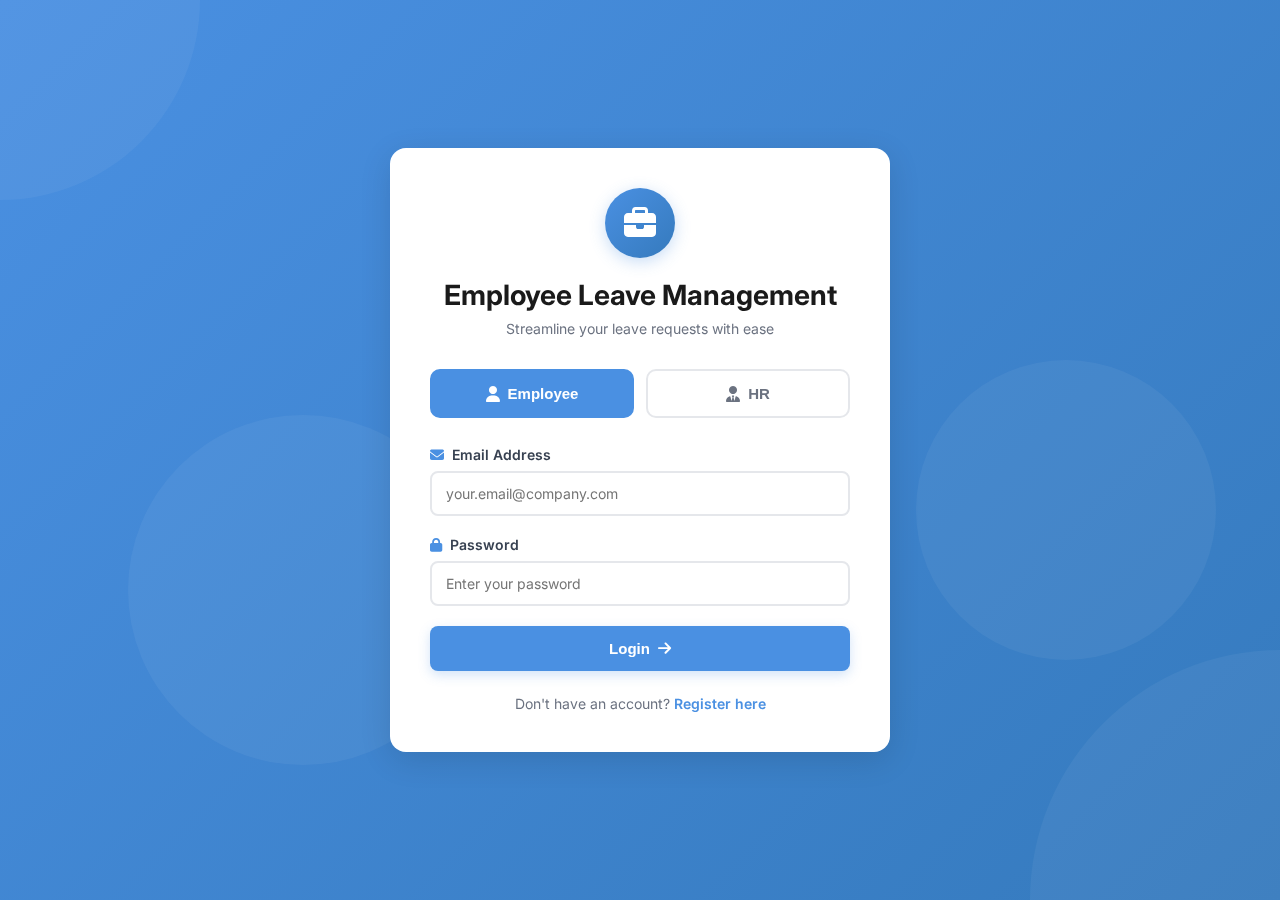
<file: Employee Leave Managment Syetem/index.html>
<!DOCTYPE html>
<html lang="en">
<head>
    <meta charset="UTF-8">
    <meta name="viewport" content="width=device-width, initial-scale=1.0">
    <title>Employee Leave Management System</title>
    <link rel="stylesheet" href="style.css">
    <link rel="stylesheet" href="https://cdnjs.cloudflare.com/ajax/libs/font-awesome/6.4.0/css/all.min.css">
</head>
<body>
    <!-- Animated Background -->
    <div class="animated-bg">
        <div class="circle circle-1"></div>
        <div class="circle circle-2"></div>
        <div class="circle circle-3"></div>
        <div class="circle circle-4"></div>
    </div>

    <!-- Login Page -->
    <div id="loginPage" class="container">
        <div class="header">
            <div class="logo-container">
                <i class="fas fa-briefcase"></i>
            </div>
            <h1>Employee Leave Management</h1>
            <p>Streamline your leave requests with ease</p>
        </div>

        <div class="tabs">
            <button class="tab-btn active" onclick="switchLoginTab('employee')">
                <i class="fas fa-user"></i> Employee
            </button>
            <button class="tab-btn" onclick="switchLoginTab('hr')">
                <i class="fas fa-user-tie"></i> HR
            </button>
        </div>

        <div id="employeeLoginForm" class="form-content active">
            <form onsubmit="loginEmployee(event)">
                <div class="form-group">
                    <label><i class="fas fa-envelope"></i> Email Address</label>
                    <input type="email" placeholder="your.email@company.com" required>
                </div>
                <div class="form-group">
                    <label><i class="fas fa-lock"></i> Password</label>
                    <input type="password" placeholder="Enter your password" required>
                </div>
                <button type="submit" class="btn-primary">
                    <span>Login</span>
                    <i class="fas fa-arrow-right"></i>
                </button>
            </form>
        </div>

        <div id="hrLoginForm" class="form-content">
            <form onsubmit="loginHR(event)">
                <div class="form-group">
                    <label><i class="fas fa-envelope"></i> Email Address</label>
                    <input type="email" placeholder="hr.admin@company.com" required>
                </div>
                <div class="form-group">
                    <label><i class="fas fa-lock"></i> Password</label>
                    <input type="password" placeholder="Enter your password" required>
                </div>
                <button type="submit" class="btn-primary">
                    <span>Login</span>
                    <i class="fas fa-arrow-right"></i>
                </button>
            </form>
        </div>

        <div class="link-text">
            Don't have an account? <a href="#" onclick="showPage('register')">Register here</a>
        </div>
    </div>

    <!-- Registration Page -->
    <div id="registerPage" class="container hidden">
        <div class="header">
            <div class="logo-container">
                <i class="fas fa-user-plus"></i>
            </div>
            <h1>Create Your Account</h1>
            <p>Join our leave management system today</p>
        </div>

        <div class="tabs">
            <button class="tab-btn active" onclick="switchRegisterTab('employee')">
                <i class="fas fa-user"></i> Employee
            </button>
            <button class="tab-btn" onclick="switchRegisterTab('hr')">
                <i class="fas fa-user-tie"></i> HR
            </button>
        </div>

        <div id="employeeRegisterForm" class="form-content active">
            <form onsubmit="registerEmployee(event)">
                <div class="form-group">
                    <label><i class="fas fa-user"></i> Full Name</label>
                    <input type="text" placeholder="John Doe" required>
                </div>
                <div class="form-group">
                    <label><i class="fas fa-envelope"></i> Email Address</label>
                    <input type="email" placeholder="your.email@company.com" required>
                </div>
                <div class="form-group">
                    <label><i class="fas fa-building"></i> Department</label>
                    <select required>
                        <option value="">Select Department</option>
                        <option value="IT">Information Technology</option>
                        <option value="HR">Human Resources</option>
                        <option value="Finance">Finance</option>
                        <option value="Sales">Sales</option>
                        <option value="Marketing">Marketing</option>
                        <option value="Operations">Operations</option>
                    </select>
                </div>
                <div class="form-group">
                    <label><i class="fas fa-lock"></i> Password</label>
                    <input type="password" placeholder="Create a strong password" required>
                </div>
                <div class="form-group">
                    <label><i class="fas fa-lock"></i> Confirm Password</label>
                    <input type="password" placeholder="Confirm your password" required>
                </div>
                <button type="submit" class="btn-primary">
                    <span>Create Account</span>
                    <i class="fas fa-arrow-right"></i>
                </button>
            </form>
        </div>

        <div id="hrRegisterForm" class="form-content">
            <form onsubmit="registerHR(event)">
                <div class="form-group">
                    <label><i class="fas fa-user"></i> Full Name</label>
                    <input type="text" placeholder="Jane Smith" required>
                </div>
                <div class="form-group">
                    <label><i class="fas fa-envelope"></i> Email Address</label>
                    <input type="email" placeholder="hr.admin@company.com" required>
                </div>
                <div class="form-group">
                    <label><i class="fas fa-building"></i> Department (Optional)</label>
                    <select>
                        <option value="">Select Department</option>
                        <option value="IT">Information Technology</option>
                        <option value="HR">Human Resources</option>
                        <option value="Finance">Finance</option>
                        <option value="Sales">Sales</option>
                        <option value="Marketing">Marketing</option>
                        <option value="Operations">Operations</option>
                    </select>
                </div>
                <div class="form-group">
                    <label><i class="fas fa-lock"></i> Password</label>
                    <input type="password" placeholder="Create a strong password" required>
                </div>
                <div class="form-group">
                    <label><i class="fas fa-lock"></i> Confirm Password</label>
                    <input type="password" placeholder="Confirm your password" required>
                </div>
                <button type="submit" class="btn-primary">
                    <span>Create Account</span>
                    <i class="fas fa-arrow-right"></i>
                </button>
            </form>
        </div>

        <div class="link-text">
            Already have an account? <a href="#" onclick="showPage('login')">Login here</a>
        </div>
    </div>

    <!-- Employee Dashboard -->
    <div id="dashboardPage" class="dashboard-container hidden">
        <nav class="navbar">
            <div class="navbar-brand">
                <i class="fas fa-briefcase"></i>
                <span>Leave Management</span>
            </div>
            <div class="navbar-menu">
                <div class="nav-item active" onclick="showDashboardSection('profile')">
                    <i class="fas fa-user-circle"></i>
                    <span>Profile</span>
                </div>
                <div class="nav-item" onclick="showDashboardSection('apply')">
                    <i class="fas fa-paper-plane"></i>
                    <span>Apply Leave</span>
                </div>
                <div class="nav-item" onclick="showDashboardSection('status')">
                    <i class="fas fa-clock"></i>
                    <span>Status</span>
                </div>
                <div class="nav-item" onclick="showDashboardSection('history')">
                    <i class="fas fa-history"></i>
                    <span>History</span>
                </div>
                <div class="nav-item logout-btn" onclick="logout()">
                    <i class="fas fa-sign-out-alt"></i>
                    <span>Logout</span>
                </div>
            </div>
        </nav>

        <div class="dashboard-content">
            <!-- Profile Section -->
            <div id="profileSection" class="page-section active">
                <div class="section-header">
                    <h2><i class="fas fa-user-circle"></i> My Profile</h2>
                    <p>Manage your personal information</p>
                </div>
                <div class="card profile-card">
                    <div class="profile-avatar">
                        <i class="fas fa-user"></i>
                    </div>
                    <div class="profile-info">
                        <div class="info-row">
                            <div class="info-icon"><i class="fas fa-user"></i></div>
                            <div class="info-content">
                                <span class="info-label">Full Name</span>
                                <span class="info-value">John Doe</span>
                            </div>
                        </div>
                        <div class="info-row">
                            <div class="info-icon"><i class="fas fa-envelope"></i></div>
                            <div class="info-content">
                                <span class="info-label">Email Address</span>
                                <span class="info-value">john.doe@company.com</span>
                            </div>
                        </div>
                        <div class="info-row">
                            <div class="info-icon"><i class="fas fa-building"></i></div>
                            <div class="info-content">
                                <span class="info-label">Department</span>
                                <span class="info-value">Information Technology</span>
                            </div>
                        </div>
                        <div class="info-row">
                            <div class="info-icon"><i class="fas fa-id-badge"></i></div>
                            <div class="info-content">
                                <span class="info-label">Employee ID</span>
                                <span class="info-value">EMP001</span>
                            </div>
                        </div>
                    </div>
                    <button class="btn-edit">
                        <i class="fas fa-edit"></i>
                        <span>Edit Profile</span>
                    </button>
                </div>
            </div>

            <!-- Apply for Leave Section -->
            <div id="applySection" class="page-section">
                <div class="section-header">
                    <h2><i class="fas fa-paper-plane"></i> Apply for Leave</h2>
                    <p>Submit your leave request</p>
                </div>
                <div class="card">
                    <form onsubmit="submitLeave(event)">
                        <div class="form-row">
                            <div class="form-group">
                                <label><i class="fas fa-heading"></i> Leave Title</label>
                                <input type="text" placeholder="e.g., Sick Leave, Vacation" required>
                            </div>
                        </div>
                        <div class="form-row">
                            <div class="form-group">
                                <label><i class="fas fa-calendar-day"></i> Start Date</label>
                                <input type="date" required>
                            </div>
                            <div class="form-group">
                                <label><i class="fas fa-calendar-check"></i> End Date</label>
                                <input type="date" required>
                            </div>
                        </div>
                        <div class="form-group">
                            <label><i class="fas fa-comment-dots"></i> Description</label>
                            <textarea placeholder="Please provide details about your leave request..." required></textarea>
                        </div>
                        <button type="submit" class="btn-primary">
                            <span>Submit Request</span>
                            <i class="fas fa-paper-plane"></i>
                        </button>
                    </form>
                </div>
            </div>

            <!-- Leave Status Section -->
            <div id="statusSection" class="page-section">
                <div class="section-header">
                    <h2><i class="fas fa-clock"></i> Leave Status</h2>
                    <p>Track your leave requests</p>
                </div>
                <div class="leave-cards">
                    <div class="leave-card approved">
                        <div class="leave-card-header">
                            <div class="leave-icon"><i class="fas fa-umbrella-beach"></i></div>
                            <span class="status-badge approved">
                                <i class="fas fa-check-circle"></i> Approved
                            </span>
                        </div>
                        <div class="leave-title">Annual Vacation</div>
                        <div class="leave-dates">
                            <i class="fas fa-calendar-alt"></i>
                            June 15, 2025 - June 20, 2025
                        </div>
                        <div class="leave-footer">
                            <span class="leave-days"><i class="fas fa-clock"></i> 6 days</span>
                        </div>
                    </div>
                    <div class="leave-card pending">
                        <div class="leave-card-header">
                            <div class="leave-icon"><i class="fas fa-hospital"></i></div>
                            <span class="status-badge pending">
                                <i class="fas fa-hourglass-half"></i> Pending
                            </span>
                        </div>
                        <div class="leave-title">Medical Leave</div>
                        <div class="leave-dates">
                            <i class="fas fa-calendar-alt"></i>
                            September 10, 2025 - September 12, 2025
                        </div>
                        <div class="leave-footer">
                            <span class="leave-days"><i class="fas fa-clock"></i> 3 days</span>
                        </div>
                    </div>
                    <div class="leave-card rejected">
                        <div class="leave-card-header">
                            <div class="leave-icon"><i class="fas fa-user"></i></div>
                            <span class="status-badge rejected">
                                <i class="fas fa-times-circle"></i> Rejected
                            </span>
                        </div>
                        <div class="leave-title">Personal Leave</div>
                        <div class="leave-dates">
                            <i class="fas fa-calendar-alt"></i>
                            August 5, 2025 - August 7, 2025
                        </div>
                        <div class="leave-footer">
                            <span class="leave-days"><i class="fas fa-clock"></i> 3 days</span>
                        </div>
                    </div>
                </div>
            </div>

            <!-- Leave History Section -->
            <div id="historySection" class="page-section">
                <div class="section-header">
                    <h2><i class="fas fa-history"></i> Leave History</h2>
                    <p>View all your past leave applications</p>
                </div>
                <div class="card">
                    <div class="table-container">
                        <table>
                            <thead>
                                <tr>
                                    <th><i class="fas fa-heading"></i> Leave Title</th>
                                    <th><i class="fas fa-calendar-day"></i> Start Date</th>
                                    <th><i class="fas fa-calendar-check"></i> End Date</th>
                                    <th><i class="fas fa-clock"></i> Days</th>
                                    <th><i class="fas fa-info-circle"></i> Status</th>
                                </tr>
                            </thead>
                            <tbody>
                                <tr>
                                    <td><strong>Annual Vacation</strong></td>
                                    <td>June 15, 2025</td>
                                    <td>June 20, 2025</td>
                                    <td>6 days</td>
                                    <td><span class="status-badge approved"><i class="fas fa-check-circle"></i> Approved</span></td>
                                </tr>
                                <tr>
                                    <td><strong>Sick Leave</strong></td>
                                    <td>May 3, 2025</td>
                                    <td>May 4, 2025</td>
                                    <td>2 days</td>
                                    <td><span class="status-badge approved"><i class="fas fa-check-circle"></i> Approved</span></td>
                                </tr>
                                <tr>
                                    <td><strong>Personal Leave</strong></td>
                                    <td>August 5, 2025</td>
                                    <td>August 7, 2025</td>
                                    <td>3 days</td>
                                    <td><span class="status-badge rejected"><i class="fas fa-times-circle"></i> Rejected</span></td>
                                </tr>
                                <tr>
                                    <td><strong>Medical Leave</strong></td>
                                    <td>September 10, 2025</td>
                                    <td>September 12, 2025</td>
                                    <td>3 days</td>
                                    <td><span class="status-badge pending"><i class="fas fa-hourglass-half"></i> Pending</span></td>
                                </tr>
                                <tr>
                                    <td><strong>Family Emergency</strong></td>
                                    <td>March 20, 2025</td>
                                    <td>March 22, 2025</td>
                                    <td>3 days</td>
                                    <td><span class="status-badge approved"><i class="fas fa-check-circle"></i> Approved</span></td>
                                </tr>
                            </tbody>
                        </table>
                    </div>
                </div>
            </div>
        </div>
    </div>

    <script src="script.js"></script>
</body>
</html>
</file>
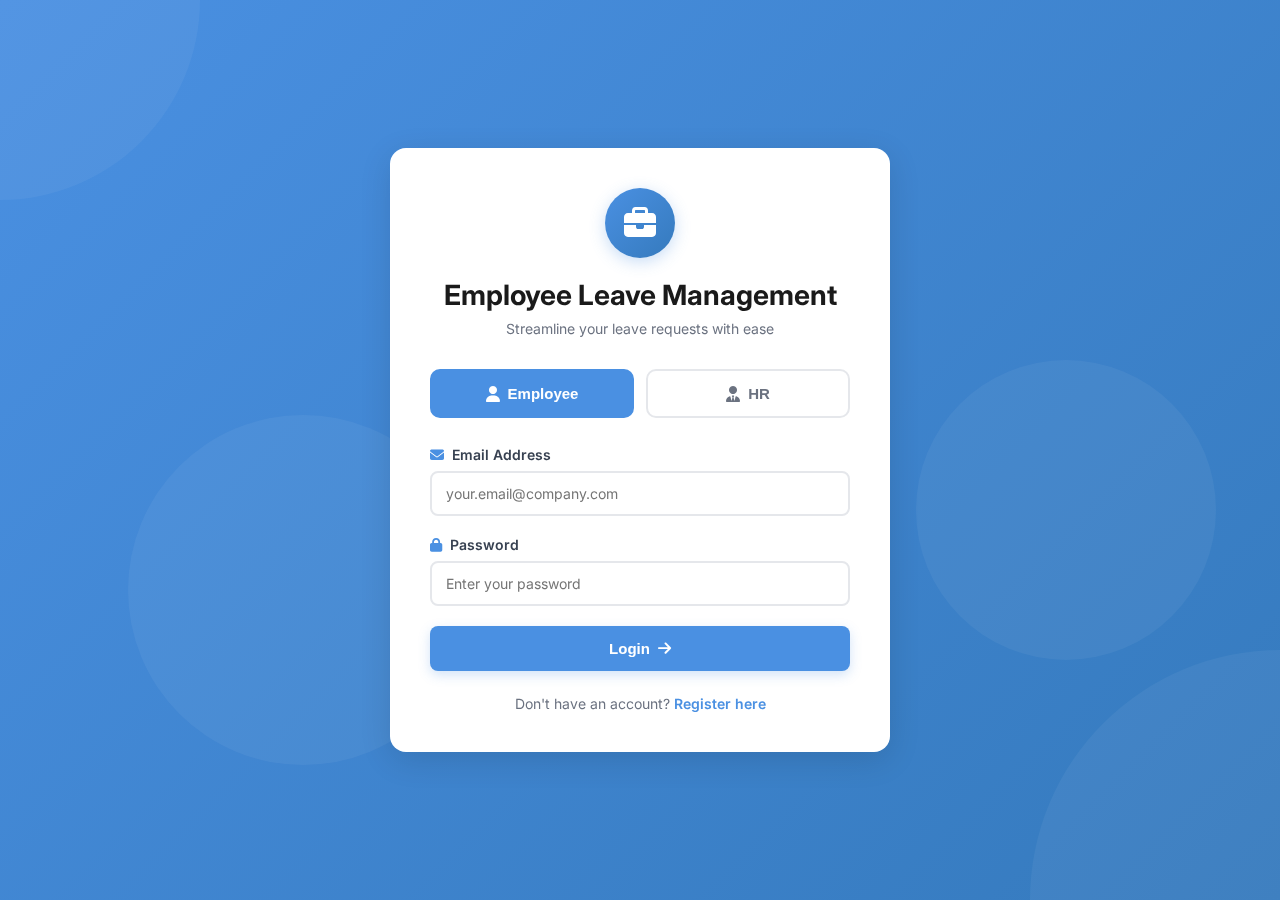
<file: LMS/app/templates/index.html>
<!DOCTYPE html>
<html lang="en">
<head>
    <meta charset="UTF-8">
    <meta name="viewport" content="width=device-width, initial-scale=1.0">
    <title>Employee Leave Management System</title>
    <link rel="stylesheet" href="style.css">
    <link rel="stylesheet" href="https://cdnjs.cloudflare.com/ajax/libs/font-awesome/6.4.0/css/all.min.css">
</head>
<body>
    <div class="animated-bg">
        <div class="circle circle-1"></div>
        <div class="circle circle-2"></div>
        <div class="circle circle-3"></div>
        <div class="circle circle-4"></div>
    </div>

    <div id="loginPage" class="container">
        <div class="header">
            <div class="logo-container">
                <i class="fas fa-briefcase"></i>
            </div>
            <h1>Employee Leave Management</h1>
            <p>Streamline your leave requests with ease</p>
        </div>

        <div class="tabs">
            <button class="tab-btn active" onclick="switchLoginTab('employee')">
                <i class="fas fa-user"></i> Employee
            </button>
            <button class="tab-btn" onclick="switchLoginTab('hr')">
                <i class="fas fa-user-tie"></i> HR
            </button>
        </div>

        <div id="employeeLoginForm" class="form-content active">
            <form onsubmit="loginEmployee(event)">
                <div class="form-group">
                    <label><i class="fas fa-envelope"></i> Email Address</label>
                    <input type="email" placeholder="your.email@company.com" required>
                </div>
                <div class="form-group">
                    <label><i class="fas fa-lock"></i> Password</label>
                    <input type="password" placeholder="Enter your password" required>
                </div>
                <button type="submit" class="btn-primary">
                    <span>Login</span>
                    <i class="fas fa-arrow-right"></i>
                </button>
            </form>
        </div>

        <div id="hrLoginForm" class="form-content">
            <form onsubmit="loginHR(event)">
                <div class="form-group">
                    <label><i class="fas fa-envelope"></i> Email Address</label>
                    <input type="email" placeholder="hr.admin@company.com" required>
                </div>
                <div class="form-group">
                    <label><i class="fas fa-lock"></i> Password</label>
                    <input type="password" placeholder="Enter your password" required>
                </div>
                <button type="submit" class="btn-primary">
                    <span>Login</span>
                    <i class="fas fa-arrow-right"></i>
                </button>
            </form>
        </div>

        <div class="link-text">
            Don't have an account? <a href="#" onclick="showPage('register')">Register here</a>
        </div>
    </div>

    <div id="registerPage" class="container hidden">
        <div class="header">
            <div class="logo-container">
                <i class="fas fa-user-plus"></i>
            </div>
            <h1>Create Your Account</h1>
            <p>Join our leave management system today</p>
        </div>

        <div class="tabs">
            <button class="tab-btn active" onclick="switchRegisterTab('employee')">
                <i class="fas fa-user"></i> Employee
            </button>
            <button class="tab-btn" onclick="switchRegisterTab('hr')">
                <i class="fas fa-user-tie"></i> HR
            </button>
        </div>

        <div id="employeeRegisterForm" class="form-content active">
            <form onsubmit="registerEmployee(event)">
                <div class="form-group">
                    <label><i class="fas fa-user"></i> Full Name</label>
                    <input type="text" placeholder="John Doe" required>
                </div>
                <div class="form-group">
                    <label><i class="fas fa-envelope"></i> Email Address</label>
                    <input type="email" placeholder="your.email@company.com" required>
                </div>
                <div class="form-group">
                    <label><i class="fas fa-building"></i> Department</label>
                    <select required>
                        <option value="">Select Department</option>
                        <option value="IT">Information Technology</option>
                        <option value="HR">Human Resources</option>
                        <option value="Finance">Finance</option>
                        <option value="Sales">Sales</option>
                        <option value="Marketing">Marketing</option>
                        <option value="Operations">Operations</option>
                    </select>
                </div>
                <div class="form-group">
                    <label><i class="fas fa-lock"></i> Password</label>
                    <input type="password" placeholder="Create a strong password" required>
                </div>
                <div class="form-group">
                    <label><i class="fas fa-lock"></i> Confirm Password</label>
                    <input type="password" placeholder="Confirm your password" required>
                </div>
                <button type="submit" class="btn-primary">
                    <span>Create Account</span>
                    <i class="fas fa-arrow-right"></i>
                </button>
            </form>
        </div>

        <div id="hrRegisterForm" class="form-content">
            <form onsubmit="registerHR(event)">
                <div class="form-group">
                    <label><i class="fas fa-user"></i> Full Name</label>
                    <input type="text" placeholder="Jane Smith" required>
                </div>
                <div class="form-group">
                    <label><i class="fas fa-envelope"></i> Email Address</label>
                    <input type="email" placeholder="hr.admin@company.com" required>
                </div>
                <div class="form-group">
                    <label><i class="fas fa-building"></i> Department (Optional)</label>
                    <select>
                        <option value="">Select Department</option>
                        <option value="IT">Information Technology</option>
                        <option value="HR">Human Resources</option>
                        <option value="Finance">Finance</option>
                        <option value="Sales">Sales</option>
                        <option value="Marketing">Marketing</option>
                        <option value="Operations">Operations</option>
                    </select>
                </div>
                <div class="form-group">
                    <label><i class="fas fa-lock"></i> Password</label>
                    <input type="password" placeholder="Create a strong password" required>
                </div>
                <div class="form-group">
                    <label><i class="fas fa-lock"></i> Confirm Password</label>
                    <input type="password" placeholder="Confirm your password" required>
                </div>
                <button type="submit" class="btn-primary">
                    <span>Create Account</span>
                    <i class="fas fa-arrow-right"></i>
                </button>
            </form>
        </div>

        <div class="link-text">
            Already have an account? <a href="#" onclick="showPage('login')">Login here</a>
        </div>
    </div>

    <script>
        // Tab Switching Functions
        function switchLoginTab(type) {
            const tabs = document.querySelectorAll('#loginPage .tab-btn');
            const forms = document.querySelectorAll('#loginPage .form-content');
            
            tabs.forEach(tab => tab.classList.remove('active'));
            forms.forEach(form => form.classList.remove('active'));
            
            if (type === 'employee') {
                tabs[0].classList.add('active');
                document.getElementById('employeeLoginForm').classList.add('active');
            } else {
                tabs[1].classList.add('active');
                document.getElementById('hrLoginForm').classList.add('active');
            }
        }

        function switchRegisterTab(type) {
            const tabs = document.querySelectorAll('#registerPage .tab-btn');
            const forms = document.querySelectorAll('#registerPage .form-content');
            
            tabs.forEach(tab => tab.classList.remove('active'));
            forms.forEach(form => form.classList.remove('active'));
            
            if (type === 'employee') {
                tabs[0].classList.add('active');
                document.getElementById('employeeRegisterForm').classList.add('active');
            } else {
                tabs[1].classList.add('active');
                document.getElementById('hrRegisterForm').classList.add('active');
            }
        }

        // Page Navigation
        function showPage(page) {
            const loginPage = document.getElementById('loginPage');
            const registerPage = document.getElementById('registerPage');
            
            if (page === 'login') {
                loginPage.classList.remove('hidden');
                registerPage.classList.add('hidden');
            } else if (page === 'register') {
                loginPage.classList.add('hidden');
                registerPage.classList.remove('hidden');
            }
        }

        // Form Submissions
        function loginEmployee(event) {
            event.preventDefault();
            // TODO: Implement backend login logic.
            // On success, redirect to employee dashboard.
            alert('Employee login successful!');
            window.location.href = 'employee_dashboard.html';
        }

        function loginHR(event) {
            event.preventDefault();
            // TODO: Implement backend login logic.
            // On success, redirect to HR dashboard.
            alert('HR login successful!');
            window.location.href = 'hr_dashboard.html';
        }

        function registerEmployee(event) {
            event.preventDefault();
            // TODO: Implement backend registration logic.
            alert('Employee registration successful! Please login.');
            showPage('login');
        }

        function registerHR(event) {
            event.preventDefault();
            // TODO: Implement backend registration logic.
            alert('HR registration successful! Please login.');
            showPage('login');
        }
    </script>
</body>
</html>
</file>
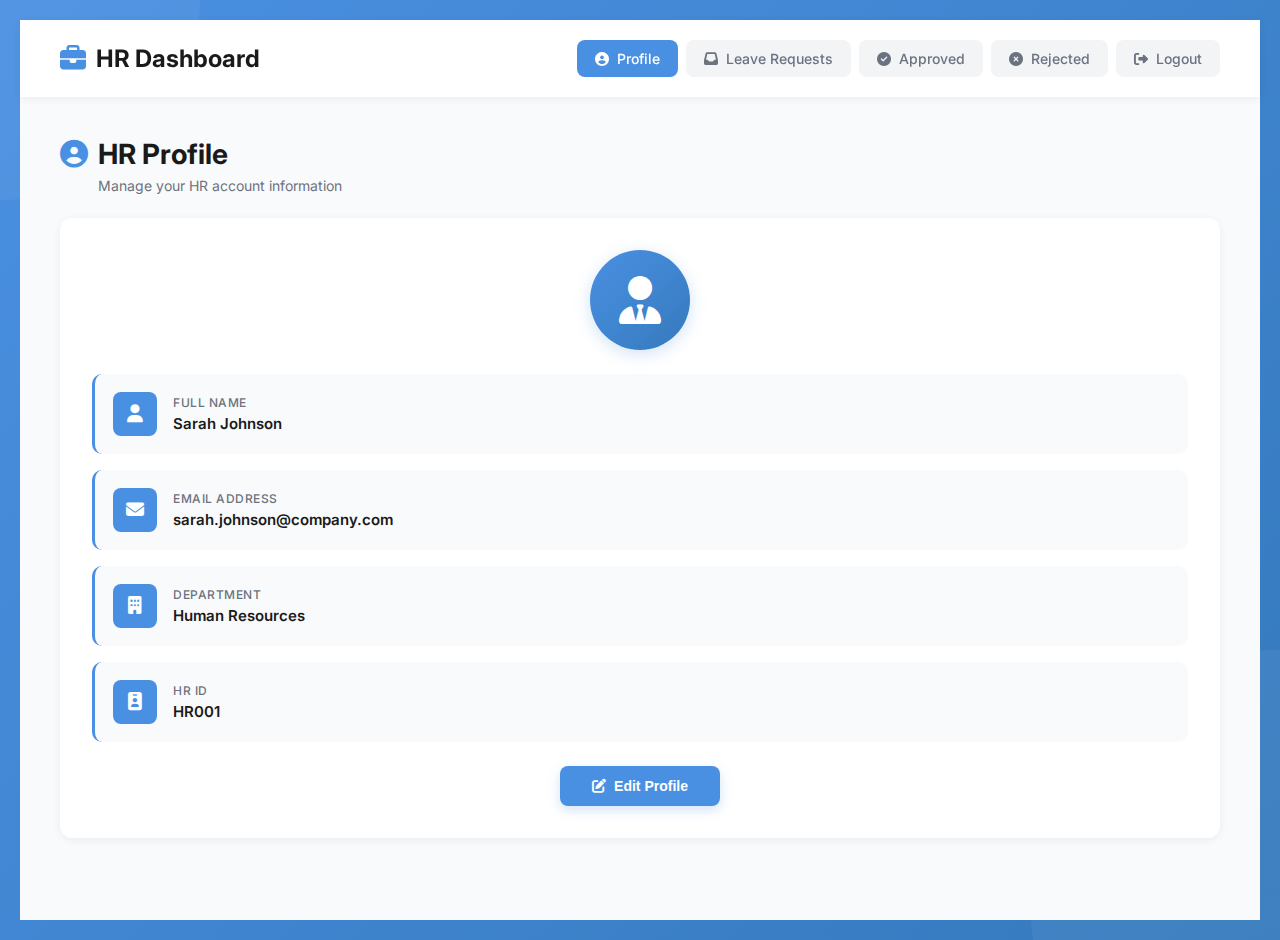
<file: Employee Leave Managment Syetem/hr_dashboard.html>
<!DOCTYPE html>
<html lang="en">
<head>
    <meta charset="UTF-8">
    <meta name="viewport" content="width=device-width, initial-scale=1.0">
    <title>HR Dashboard - Leave Management System</title>
    <link rel="stylesheet" href="style.css">
    <link rel="stylesheet" href="https://cdnjs.cloudflare.com/ajax/libs/font-awesome/6.4.0/css/all.min.css">
    <style>
        /* Additional styles specific to HR dashboard */
        .action-buttons {
            display: flex;
            gap: 8px;
            margin-top: 12px;
        }

        .btn-approve,
        .btn-reject {
            flex: 1;
            padding: 10px 16px;
            border: none;
            border-radius: 6px;
            font-size: 13px;
            font-weight: 600;
            cursor: pointer;
            transition: all 0.2s ease;
            display: flex;
            align-items: center;
            justify-content: center;
            gap: 6px;
        }

        .btn-approve {
            background: #10b981;
            color: white;
        }

        .btn-approve:hover {
            background: #059669;
            transform: translateY(-1px);
        }

        .btn-reject {
            background: #ef4444;
            color: white;
        }

        .btn-reject:hover {
            background: #dc2626;
            transform: translateY(-1px);
        }

        .btn-approve:disabled,
        .btn-reject:disabled {
            opacity: 0.5;
            cursor: not-allowed;
            transform: none;
        }

        .employee-info {
            display: flex;
            align-items: center;
            gap: 12px;
            margin-bottom: 12px;
        }

        .employee-avatar {
            width: 40px;
            height: 40px;
            background: linear-gradient(135deg, #4A90E2, #357ABD);
            border-radius: 50%;
            display: flex;
            align-items: center;
            justify-content: center;
            flex-shrink: 0;
        }

        .employee-avatar i {
            color: white;
            font-size: 18px;
        }

        .employee-details {
            flex: 1;
        }

        .employee-name {
            font-weight: 600;
            color: #1a1a1a;
            font-size: 15px;
        }

        .employee-dept {
            font-size: 12px;
            color: #6b7280;
        }

        .leave-description {
            background: #f9fafb;
            padding: 12px;
            border-radius: 8px;
            margin-top: 12px;
            border-left: 3px solid #e5e7eb;
        }

        .leave-description-label {
            font-size: 11px;
            color: #6b7280;
            font-weight: 600;
            text-transform: uppercase;
            letter-spacing: 0.5px;
            margin-bottom: 6px;
        }

        .leave-description-text {
            font-size: 13px;
            color: #374151;
            line-height: 1.5;
        }

        .stats-grid {
            display: grid;
            grid-template-columns: repeat(auto-fit, minmax(200px, 1fr));
            gap: 20px;
            margin-bottom: 32px;
        }

        .stat-card {
            background: white;
            padding: 24px;
            border-radius: 12px;
            box-shadow: 0 2px 8px rgba(0, 0, 0, 0.06);
            border-left: 4px solid;
            transition: all 0.2s ease;
        }

        .stat-card:hover {
            box-shadow: 0 4px 16px rgba(0, 0, 0, 0.1);
            transform: translateY(-2px);
        }

        .stat-card.pending {
            border-left-color: #f59e0b;
        }

        .stat-card.approved {
            border-left-color: #10b981;
        }

        .stat-card.rejected {
            border-left-color: #ef4444;
        }

        .stat-icon {
            width: 50px;
            height: 50px;
            border-radius: 10px;
            display: flex;
            align-items: center;
            justify-content: center;
            margin-bottom: 12px;
        }

        .stat-card.pending .stat-icon {
            background: #fef3c7;
            color: #f59e0b;
        }

        .stat-card.approved .stat-icon {
            background: #d1fae5;
            color: #10b981;
        }

        .stat-card.rejected .stat-icon {
            background: #fee2e2;
            color: #ef4444;
        }

        .stat-icon i {
            font-size: 24px;
        }

        .stat-value {
            font-size: 32px;
            font-weight: 700;
            color: #1a1a1a;
            margin-bottom: 4px;
        }

        .stat-label {
            font-size: 13px;
            color: #6b7280;
            font-weight: 500;
        }

        .filter-tabs {
            display: flex;
            gap: 8px;
            margin-bottom: 24px;
            flex-wrap: wrap;
        }

        .filter-btn {
            padding: 10px 18px;
            background: #f3f4f6;
            border: none;
            border-radius: 8px;
            color: #6b7280;
            font-weight: 600;
            font-size: 14px;
            cursor: pointer;
            transition: all 0.2s ease;
            display: flex;
            align-items: center;
            gap: 8px;
        }

        .filter-btn:hover {
            background: #e5e7eb;
            color: #1a1a1a;
        }

        .filter-btn.active {
            background: #4A90E2;
            color: white;
        }

        .no-requests {
            text-align: center;
            padding: 60px 20px;
            color: #6b7280;
        }

        .no-requests i {
            font-size: 64px;
            color: #e5e7eb;
            margin-bottom: 16px;
        }

        .no-requests p {
            font-size: 16px;
            font-weight: 500;
        }
    </style>
</head>
<body>
    <!-- Animated Background -->
    <div class="animated-bg">
        <div class="circle circle-1"></div>
        <div class="circle circle-2"></div>
        <div class="circle circle-3"></div>
        <div class="circle circle-4"></div>
    </div>

    <!-- HR Dashboard -->
    <div class="dashboard-container">
        <nav class="navbar">
            <div class="navbar-brand">
                <i class="fas fa-briefcase"></i>
                <span>HR Dashboard</span>
            </div>
            <div class="navbar-menu">
                <div class="nav-item active" onclick="showHRSection('profile')">
                    <i class="fas fa-user-circle"></i>
                    <span>Profile</span>
                </div>
                <div class="nav-item" onclick="showHRSection('requests')">
                    <i class="fas fa-inbox"></i>
                    <span>Leave Requests</span>
                </div>
                <div class="nav-item" onclick="showHRSection('approved')">
                    <i class="fas fa-check-circle"></i>
                    <span>Approved</span>
                </div>
                <div class="nav-item" onclick="showHRSection('rejected')">
                    <i class="fas fa-times-circle"></i>
                    <span>Rejected</span>
                </div>
                <div class="nav-item logout-btn" onclick="logoutHR()">
                    <i class="fas fa-sign-out-alt"></i>
                    <span>Logout</span>
                </div>
            </div>
        </nav>

        <div class="dashboard-content">
            <!-- Profile Section -->
            <div id="hrProfileSection" class="page-section active">
                <div class="section-header">
                    <h2><i class="fas fa-user-circle"></i> HR Profile</h2>
                    <p>Manage your HR account information</p>
                </div>
                <div class="card profile-card">
                    <div class="profile-avatar">
                        <i class="fas fa-user-tie"></i>
                    </div>
                    <div class="profile-info">
                        <div class="info-row">
                            <div class="info-icon"><i class="fas fa-user"></i></div>
                            <div class="info-content">
                                <span class="info-label">Full Name</span>
                                <span class="info-value">Sarah Johnson</span>
                            </div>
                        </div>
                        <div class="info-row">
                            <div class="info-icon"><i class="fas fa-envelope"></i></div>
                            <div class="info-content">
                                <span class="info-label">Email Address</span>
                                <span class="info-value">sarah.johnson@company.com</span>
                            </div>
                        </div>
                        <div class="info-row">
                            <div class="info-icon"><i class="fas fa-building"></i></div>
                            <div class="info-content">
                                <span class="info-label">Department</span>
                                <span class="info-value">Human Resources</span>
                            </div>
                        </div>
                        <div class="info-row">
                            <div class="info-icon"><i class="fas fa-id-badge"></i></div>
                            <div class="info-content">
                                <span class="info-label">HR ID</span>
                                <span class="info-value">HR001</span>
                            </div>
                        </div>
                    </div>
                    <button class="btn-edit">
                        <i class="fas fa-edit"></i>
                        <span>Edit Profile</span>
                    </button>
                </div>
            </div>

            <!-- Leave Requests Section -->
            <div id="hrRequestsSection" class="page-section">
                <div class="section-header">
                    <h2><i class="fas fa-inbox"></i> Leave Requests</h2>
                    <p>Review and manage pending leave applications</p>
                </div>

                <!-- Statistics Cards -->
                <div class="stats-grid">
                    <div class="stat-card pending">
                        <div class="stat-icon">
                            <i class="fas fa-hourglass-half"></i>
                        </div>
                        <div class="stat-value" id="pendingCount">3</div>
                        <div class="stat-label">Pending Requests</div>
                    </div>
                    <div class="stat-card approved">
                        <div class="stat-icon">
                            <i class="fas fa-check-circle"></i>
                        </div>
                        <div class="stat-value" id="approvedCount">0</div>
                        <div class="stat-label">Approved Today</div>
                    </div>
                    <div class="stat-card rejected">
                        <div class="stat-icon">
                            <i class="fas fa-times-circle"></i>
                        </div>
                        <div class="stat-value" id="rejectedCount">0</div>
                        <div class="stat-label">Rejected Today</div>
                    </div>
                </div>

                <div class="leave-cards" id="pendingLeaveCards">
                    <!-- Pending leave requests will be displayed here -->
                </div>
            </div>

            <!-- Approved Leaves Section -->
            <div id="hrApprovedSection" class="page-section">
                <div class="section-header">
                    <h2><i class="fas fa-check-circle"></i> Approved Leaves</h2>
                    <p>View all approved leave applications</p>
                </div>

                <div class="leave-cards" id="approvedLeaveCards">
                    <!-- Approved leave requests will be displayed here -->
                </div>
            </div>

            <!-- Rejected Leaves Section -->
            <div id="hrRejectedSection" class="page-section">
                <div class="section-header">
                    <h2><i class="fas fa-times-circle"></i> Rejected Leaves</h2>
                    <p>View all rejected leave applications</p>
                </div>

                <div class="leave-cards" id="rejectedLeaveCards">
                    <!-- Rejected leave requests will be displayed here -->
                </div>
            </div>
        </div>
    </div>

    <script>
        // Sample leave data - In production, this would come from backend API
        let leaveRequests = [
            {
                id: 1,
                employeeName: "John Doe",
                department: "Information Technology",
                leaveTitle: "Medical Leave",
                startDate: "2025-10-15",
                endDate: "2025-10-17",
                days: 3,
                description: "Need to undergo medical checkup and treatment. Doctor's appointment scheduled.",
                status: "pending",
                icon: "fas fa-hospital"
            },
            {
                id: 2,
                employeeName: "Emily Smith",
                department: "Marketing",
                leaveTitle: "Annual Vacation",
                startDate: "2025-11-01",
                endDate: "2025-11-10",
                days: 10,
                description: "Planning a family vacation. All pending work will be completed before departure.",
                status: "pending",
                icon: "fas fa-umbrella-beach"
            },
            {
                id: 3,
                employeeName: "Michael Brown",
                department: "Finance",
                leaveTitle: "Personal Leave",
                startDate: "2025-10-20",
                endDate: "2025-10-22",
                days: 3,
                description: "Need to attend to personal matters. Will be available on phone for urgent issues.",
                status: "pending",
                icon: "fas fa-user"
            }
        ];

        // Initialize dashboard on load
        document.addEventListener('DOMContentLoaded', function() {
            renderLeaveRequests();
            updateStatistics();
        });

        // Show HR section
        function showHRSection(section) {
            const navItems = document.querySelectorAll('.nav-item');
            const sections = document.querySelectorAll('.page-section');
            
            navItems.forEach(item => item.classList.remove('active'));
            sections.forEach(sec => sec.classList.remove('active'));
            
            // Find and activate the clicked nav item
            event.target.closest('.nav-item').classList.add('active');
            
            if (section === 'profile') {
                document.getElementById('hrProfileSection').classList.add('active');
            } else if (section === 'requests') {
                document.getElementById('hrRequestsSection').classList.add('active');
                renderLeaveRequests();
            } else if (section === 'approved') {
                document.getElementById('hrApprovedSection').classList.add('active');
                renderApprovedLeaves();
            } else if (section === 'rejected') {
                document.getElementById('hrRejectedSection').classList.add('active');
                renderRejectedLeaves();
            }
        }

        // Render pending leave requests
        function renderLeaveRequests() {
            const container = document.getElementById('pendingLeaveCards');
            const pendingRequests = leaveRequests.filter(req => req.status === 'pending');
            
            if (pendingRequests.length === 0) {
                container.innerHTML = `
                    <div class="no-requests">
                        <i class="fas fa-inbox"></i>
                        <p>No pending leave requests</p>
                    </div>
                `;
                return;
            }
            
            container.innerHTML = pendingRequests.map(request => `
                <div class="leave-card pending" id="leave-${request.id}">
                    <div class="employee-info">
                        <div class="employee-avatar">
                            <i class="fas fa-user"></i>
                        </div>
                        <div class="employee-details">
                            <div class="employee-name">${request.employeeName}</div>
                            <div class="employee-dept">${request.department}</div>
                        </div>
                    </div>
                    
                    <div class="leave-card-header">
                        <div class="leave-icon">
                            <i class="${request.icon}"></i>
                        </div>
                        <span class="status-badge pending">
                            <i class="fas fa-hourglass-half"></i> Pending
                        </span>
                    </div>
                    
                    <div class="leave-title">${request.leaveTitle}</div>
                    
                    <div class="leave-dates">
                        <i class="fas fa-calendar-alt"></i>
                        ${formatDate(request.startDate)} - ${formatDate(request.endDate)}
                    </div>
                    
                    <div class="leave-description">
                        <div class="leave-description-label">Description</div>
                        <div class="leave-description-text">${request.description}</div>
                    </div>
                    
                    <div class="leave-footer">
                        <span class="leave-days">
                            <i class="fas fa-clock"></i> ${request.days} days
                        </span>
                    </div>
                    
                    <div class="action-buttons">
                        <button class="btn-approve" onclick="approveLeave(${request.id})">
                            <i class="fas fa-check"></i> Approve
                        </button>
                        <button class="btn-reject" onclick="rejectLeave(${request.id})">
                            <i class="fas fa-times"></i> Reject
                        </button>
                    </div>
                </div>
            `).join('');
        }

        // Render approved leaves
        function renderApprovedLeaves() {
            const container = document.getElementById('approvedLeaveCards');
            const approvedRequests = leaveRequests.filter(req => req.status === 'approved');
            
            if (approvedRequests.length === 0) {
                container.innerHTML = `
                    <div class="no-requests">
                        <i class="fas fa-check-circle"></i>
                        <p>No approved leave requests</p>
                    </div>
                `;
                return;
            }
            
            container.innerHTML = approvedRequests.map(request => `
                <div class="leave-card approved">
                    <div class="employee-info">
                        <div class="employee-avatar">
                            <i class="fas fa-user"></i>
                        </div>
                        <div class="employee-details">
                            <div class="employee-name">${request.employeeName}</div>
                            <div class="employee-dept">${request.department}</div>
                        </div>
                    </div>
                    
                    <div class="leave-card-header">
                        <div class="leave-icon">
                            <i class="${request.icon}"></i>
                        </div>
                        <span class="status-badge approved">
                            <i class="fas fa-check-circle"></i> Approved
                        </span>
                    </div>
                    
                    <div class="leave-title">${request.leaveTitle}</div>
                    
                    <div class="leave-dates">
                        <i class="fas fa-calendar-alt"></i>
                        ${formatDate(request.startDate)} - ${formatDate(request.endDate)}
                    </div>
                    
                    <div class="leave-description">
                        <div class="leave-description-label">Description</div>
                        <div class="leave-description-text">${request.description}</div>
                    </div>
                    
                    <div class="leave-footer">
                        <span class="leave-days">
                            <i class="fas fa-clock"></i> ${request.days} days
                        </span>
                    </div>
                </div>
            `).join('');
        }

        // Render rejected leaves
        function renderRejectedLeaves() {
            const container = document.getElementById('rejectedLeaveCards');
            const rejectedRequests = leaveRequests.filter(req => req.status === 'rejected');
            
            if (rejectedRequests.length === 0) {
                container.innerHTML = `
                    <div class="no-requests">
                        <i class="fas fa-times-circle"></i>
                        <p>No rejected leave requests</p>
                    </div>
                `;
                return;
            }
            
            container.innerHTML = rejectedRequests.map(request => `
                <div class="leave-card rejected">
                    <div class="employee-info">
                        <div class="employee-avatar">
                            <i class="fas fa-user"></i>
                        </div>
                        <div class="employee-details">
                            <div class="employee-name">${request.employeeName}</div>
                            <div class="employee-dept">${request.department}</div>
                        </div>
                    </div>
                    
                    <div class="leave-card-header">
                        <div class="leave-icon">
                            <i class="${request.icon}"></i>
                        </div>
                        <span class="status-badge rejected">
                            <i class="fas fa-times-circle"></i> Rejected
                        </span>
                    </div>
                    
                    <div class="leave-title">${request.leaveTitle}</div>
                    
                    <div class="leave-dates">
                        <i class="fas fa-calendar-alt"></i>
                        ${formatDate(request.startDate)} - ${formatDate(request.endDate)}
                    </div>
                    
                    <div class="leave-description">
                        <div class="leave-description-label">Description</div>
                        <div class="leave-description-text">${request.description}</div>
                    </div>
                    
                    <div class="leave-footer">
                        <span class="leave-days">
                            <i class="fas fa-clock"></i> ${request.days} days
                        </span>
                    </div>
                </div>
            `).join('');
        }

        // Approve leave request
        function approveLeave(id) {
            // TODO: Backend API call to approve leave
            // Example: await fetch(`/api/leave/${id}/approve`, { method: 'POST' });
            
            const request = leaveRequests.find(req => req.id === id);
            if (request) {
                request.status = 'approved';
                
                // Show success notification
                alert(`Leave request for ${request.employeeName} has been approved!`);
                
                // Update UI
                renderLeaveRequests();
                updateStatistics();
            }
        }

        // Reject leave request
        function rejectLeave(id) {
            // TODO: Backend API call to reject leave
            // Example: await fetch(`/api/leave/${id}/reject`, { method: 'POST' });
            
            const request = leaveRequests.find(req => req.id === id);
            if (request) {
                request.status = 'rejected';
                
                // Show success notification
                alert(`Leave request for ${request.employeeName} has been rejected.`);
                
                // Update UI
                renderLeaveRequests();
                updateStatistics();
            }
        }

        // Update statistics
        function updateStatistics() {
            const pendingCount = leaveRequests.filter(req => req.status === 'pending').length;
            const approvedCount = leaveRequests.filter(req => req.status === 'approved').length;
            const rejectedCount = leaveRequests.filter(req => req.status === 'rejected').length;
            
            document.getElementById('pendingCount').textContent = pendingCount;
            document.getElementById('approvedCount').textContent = approvedCount;
            document.getElementById('rejectedCount').textContent = rejectedCount;
        }

        // Format date helper function
        function formatDate(dateString) {
            const date = new Date(dateString);
            const options = { year: 'numeric', month: 'long', day: 'numeric' };
            return date.toLocaleDateString('en-US', options);
        }

        // Logout function
        function logoutHR() {
            if (confirm('Are you sure you want to logout?')) {
                // TODO: Backend API call to logout
                // Example: await fetch('/api/logout', { method: 'POST' });
                
                // Redirect to login page
                window.location.href = 'index.html'; // Your main login page
            }
        }
    </script>
</body>
</html>
</file>
<file: Employee Leave Managment Syetem/style.css>
@import url('https://fonts.googleapis.com/css2?family=Inter:wght@400;500;600;700&display=swap');

* {
    margin: 0;
    padding: 0;
    box-sizing: border-box;
}

body {
    font-family: 'Inter', sans-serif;
    min-height: 100vh;
    display: flex;
    justify-content: center;
    align-items: center;
    padding: 20px;
    background: linear-gradient(135deg, #4A90E2 0%, #357ABD 100%);
    position: relative;
}

/* Subtle Background */
.animated-bg {
    position: fixed;
    top: 0;
    left: 0;
    width: 100%;
    height: 100%;
    background: linear-gradient(135deg, #4A90E2 0%, #357ABD 100%);
    z-index: -1;
}

.circle {
    position: absolute;
    border-radius: 50%;
    background: rgba(255, 255, 255, 0.05);
    animation: float 25s infinite ease-in-out;
}

.circle-1 {
    width: 400px;
    height: 400px;
    top: -200px;
    left: -200px;
}

.circle-2 {
    width: 500px;
    height: 500px;
    bottom: -250px;
    right: -250px;
    animation-delay: 8s;
}

.circle-3 {
    width: 300px;
    height: 300px;
    top: 40%;
    right: 5%;
    animation-delay: 15s;
}

.circle-4 {
    width: 350px;
    height: 350px;
    bottom: 15%;
    left: 10%;
    animation-delay: 20s;
}

@keyframes float {
    0%, 100% {
        transform: translate(0, 0);
    }
    50% {
        transform: translate(30px, 30px);
    }
}

/* Container */
.container {
    background: white;
    border-radius: 16px;
    box-shadow: 0 8px 32px rgba(0, 0, 0, 0.12);
    max-width: 500px;
    width: 100%;
    padding: 40px;
    animation: fadeIn 0.4s ease;
}

@keyframes fadeIn {
    from {
        opacity: 0;
        transform: translateY(20px);
    }
    to {
        opacity: 1;
        transform: translateY(0);
    }
}

/* Header */
.header {
    text-align: center;
    margin-bottom: 32px;
}

.logo-container {
    width: 70px;
    height: 70px;
    background: linear-gradient(135deg, #4A90E2, #357ABD);
    border-radius: 50%;
    display: flex;
    align-items: center;
    justify-content: center;
    margin: 0 auto 20px;
    box-shadow: 0 4px 16px rgba(74, 144, 226, 0.3);
}

.logo-container i {
    font-size: 32px;
    color: white;
}

.header h1 {
    color: #1a1a1a;
    font-size: 28px;
    margin-bottom: 8px;
    font-weight: 700;
}

.header p {
    color: #6b7280;
    font-size: 14px;
    font-weight: 400;
}

/* Tabs */
.tabs {
    display: flex;
    gap: 12px;
    margin-bottom: 28px;
}

.tab-btn {
    flex: 1;
    padding: 14px;
    border: 2px solid #e5e7eb;
    background: white;
    color: #6b7280;
    border-radius: 10px;
    cursor: pointer;
    font-size: 15px;
    font-weight: 600;
    transition: all 0.2s ease;
    display: flex;
    align-items: center;
    justify-content: center;
    gap: 8px;
}

.tab-btn:hover {
    border-color: #4A90E2;
    color: #4A90E2;
    background: #f0f7ff;
}

.tab-btn.active {
    background: #4A90E2;
    color: white;
    border-color: #4A90E2;
}

.tab-btn i {
    font-size: 16px;
}

/* Form Content */
.form-content {
    display: none;
}

.form-content.active {
    display: block;
    animation: slideIn 0.3s ease;
}

@keyframes slideIn {
    from {
        opacity: 0;
        transform: translateX(-10px);
    }
    to {
        opacity: 1;
        transform: translateX(0);
    }
}

/* Form Groups */
.form-group {
    margin-bottom: 20px;
}

.form-group label {
    display: flex;
    align-items: center;
    gap: 8px;
    color: #374151;
    font-weight: 600;
    margin-bottom: 8px;
    font-size: 14px;
}

.form-group label i {
    color: #4A90E2;
    font-size: 14px;
}

.form-group input,
.form-group select,
.form-group textarea {
    width: 100%;
    padding: 12px 14px;
    border: 2px solid #e5e7eb;
    border-radius: 8px;
    font-size: 14px;
    transition: all 0.2s ease;
    font-family: 'Inter', sans-serif;
    background: white;
    color: #1a1a1a;
}

.form-group input:focus,
.form-group select:focus,
.form-group textarea:focus {
    outline: none;
    border-color: #4A90E2;
    background: #f0f7ff;
}

.form-group textarea {
    resize: vertical;
    min-height: 100px;
}

.form-row {
    display: grid;
    grid-template-columns: repeat(auto-fit, minmax(200px, 1fr));
    gap: 16px;
}

/* Primary Button */
.btn-primary {
    width: 100%;
    padding: 14px;
    background: #4A90E2;
    color: white;
    border: none;
    border-radius: 8px;
    font-size: 15px;
    font-weight: 600;
    cursor: pointer;
    transition: all 0.2s ease;
    box-shadow: 0 4px 12px rgba(74, 144, 226, 0.25);
    display: flex;
    align-items: center;
    justify-content: center;
    gap: 8px;
}

.btn-primary:hover {
    background: #357ABD;
    box-shadow: 0 6px 16px rgba(74, 144, 226, 0.3);
    transform: translateY(-1px);
}

.btn-primary:active {
    transform: translateY(0);
}

/* Link Text */
.link-text {
    text-align: center;
    margin-top: 24px;
    color: #6b7280;
    font-size: 14px;
}

.link-text a {
    color: #4A90E2;
    text-decoration: none;
    font-weight: 600;
}

.link-text a:hover {
    text-decoration: underline;
}

/* Dashboard Container */
.dashboard-container {
    max-width: 100%;
    width: 100%;
    background: #f9fafb;
    min-height: 100vh;
    animation: fadeIn 0.4s ease;
}

/* Navigation Bar */
.navbar {
    background: white;
    padding: 20px 40px;
    display: flex;
    justify-content: space-between;
    align-items: center;
    box-shadow: 0 2px 8px rgba(0, 0, 0, 0.06);
    position: sticky;
    top: 0;
    z-index: 100;
}

.navbar-brand {
    color: #1a1a1a;
    font-size: 24px;
    font-weight: 700;
    display: flex;
    align-items: center;
    gap: 10px;
}

.navbar-brand i {
    color: #4A90E2;
    font-size: 26px;
}

.navbar-menu {
    display: flex;
    gap: 8px;
    flex-wrap: wrap;
}

.nav-item {
    padding: 10px 18px;
    color: #6b7280;
    background: #f3f4f6;
    border-radius: 8px;
    cursor: pointer;
    transition: all 0.2s ease;
    font-weight: 500;
    font-size: 14px;
    display: flex;
    align-items: center;
    gap: 8px;
}

.nav-item:hover {
    background: #e5e7eb;
    color: #1a1a1a;
}

.nav-item.active {
    background: #4A90E2;
    color: white;
}

.logout-btn:hover {
    background: #ef4444 !important;
    color: white !important;
}

/* Dashboard Content */
.dashboard-content {
    padding: 40px;
    max-width: 1400px;
    margin: 0 auto;
}

.section-header {
    margin-bottom: 24px;
}

.section-header h2 {
    color: #1a1a1a;
    font-size: 28px;
    font-weight: 700;
    margin-bottom: 6px;
    display: flex;
    align-items: center;
    gap: 10px;
}

.section-header h2 i {
    color: #4A90E2;
}

.section-header p {
    color: #6b7280;
    font-size: 14px;
    margin-left: 38px;
}

.page-section {
    display: none;
}

.page-section.active {
    display: block;
}

/* Card */
.card {
    background: white;
    border-radius: 12px;
    padding: 32px;
    box-shadow: 0 2px 8px rgba(0, 0, 0, 0.06);
    transition: all 0.2s ease;
}

.card:hover {
    box-shadow: 0 4px 16px rgba(0, 0, 0, 0.1);
}

/* Profile Card */
.profile-card {
    display: flex;
    flex-direction: column;
    align-items: center;
}

.profile-avatar {
    width: 100px;
    height: 100px;
    background: linear-gradient(135deg, #4A90E2, #357ABD);
    border-radius: 50%;
    display: flex;
    align-items: center;
    justify-content: center;
    margin-bottom: 24px;
    box-shadow: 0 4px 16px rgba(74, 144, 226, 0.25);
}

.profile-avatar i {
    font-size: 48px;
    color: white;
}

.profile-info {
    width: 100%;
    display: grid;
    gap: 16px;
    margin-bottom: 24px;
}

.info-row {
    display: flex;
    align-items: center;
    gap: 16px;
    padding: 18px;
    background: #f9fafb;
    border-radius: 10px;
    border-left: 3px solid #4A90E2;
    transition: all 0.2s ease;
}

.info-row:hover {
    background: #f3f4f6;
}

.info-icon {
    width: 44px;
    height: 44px;
    background: #4A90E2;
    border-radius: 8px;
    display: flex;
    align-items: center;
    justify-content: center;
    flex-shrink: 0;
}

.info-icon i {
    color: white;
    font-size: 18px;
}

.info-content {
    display: flex;
    flex-direction: column;
    gap: 4px;
}

.info-label {
    font-size: 12px;
    color: #6b7280;
    font-weight: 500;
    text-transform: uppercase;
    letter-spacing: 0.5px;
}

.info-value {
    font-size: 15px;
    color: #1a1a1a;
    font-weight: 600;
}

.btn-edit {
    padding: 12px 32px;
    background: #4A90E2;
    color: white;
    border: none;
    border-radius: 8px;
    cursor: pointer;
    font-weight: 600;
    font-size: 14px;
    transition: all 0.2s ease;
    display: flex;
    align-items: center;
    gap: 8px;
    box-shadow: 0 4px 12px rgba(74, 144, 226, 0.25);
}

.btn-edit:hover {
    background: #357ABD;
    transform: translateY(-1px);
}

/* Leave Cards */
.leave-cards {
    display: grid;
    grid-template-columns: repeat(auto-fit, minmax(300px, 1fr));
    gap: 20px;
}

.leave-card {
    background: white;
    border-radius: 12px;
    padding: 24px;
    box-shadow: 0 2px 8px rgba(0, 0, 0, 0.06);
    transition: all 0.2s ease;
    border-left: 4px solid;
}

.leave-card:hover {
    box-shadow: 0 6px 20px rgba(0, 0, 0, 0.1);
    transform: translateY(-4px);
}

.leave-card.approved {
    border-left-color: #10b981;
}

.leave-card.rejected {
    border-left-color: #ef4444;
}

.leave-card.pending {
    border-left-color: #f59e0b;
}

.leave-card-header {
    display: flex;
    justify-content: space-between;
    align-items: center;
    margin-bottom: 16px;
}

.leave-icon {
    width: 50px;
    height: 50px;
    border-radius: 10px;
    display: flex;
    align-items: center;
    justify-content: center;
}

.leave-card.approved .leave-icon {
    background: #d1fae5;
    color: #10b981;
}

.leave-card.rejected .leave-icon {
    background: #fee2e2;
    color: #ef4444;
}

.leave-card.pending .leave-icon {
    background: #fef3c7;
    color: #f59e0b;
}

.leave-icon i {
    font-size: 24px;
}

.leave-title {
    font-size: 18px;
    font-weight: 600;
    color: #1a1a1a;
    margin-bottom: 12px;
}

.leave-dates {
    color: #6b7280;
    font-size: 14px;
    margin-bottom: 16px;
    display: flex;
    align-items: center;
    gap: 6px;
}

.leave-footer {
    display: flex;
    align-items: center;
    justify-content: space-between;
}

.leave-days {
    color: #6b7280;
    font-size: 13px;
    display: flex;
    align-items: center;
    gap: 6px;
    font-weight: 500;
}

.status-badge {
    display: inline-flex;
    align-items: center;
    gap: 6px;
    padding: 6px 14px;
    border-radius: 20px;
    font-size: 12px;
    font-weight: 600;
    text-transform: uppercase;
    letter-spacing: 0.5px;
}

.status-badge.approved {
    background: #d1fae5;
    color: #10b981;
}

.status-badge.rejected {
    background: #fee2e2;
    color: #ef4444;
}

.status-badge.pending {
    background: #fef3c7;
    color: #f59e0b;
}

/* Table */
.table-container {
    overflow-x: auto;
    border-radius: 12px;
}

table {
    width: 100%;
    border-collapse: collapse;
    background: white;
}

thead {
    background: #f9fafb;
    border-bottom: 2px solid #e5e7eb;
}

th {
    padding: 16px;
    text-align: left;
    color: #374151;
    font-weight: 600;
    font-size: 13px;
    text-transform: uppercase;
    letter-spacing: 0.5px;
}

th i {
    margin-right: 6px;
    color: #6b7280;
}

tbody tr {
    border-bottom: 1px solid #f3f4f6;
    transition: all 0.2s ease;
}

tbody tr:hover {
    background: #f9fafb;
}

tbody tr:last-child {
    border-bottom: none;
}

td {
    padding: 16px;
    color: #1a1a1a;
    font-size: 14px;
}

td strong {
    font-weight: 600;
}

/* Responsive Design */
@media (max-width: 768px) {
    .container {
        padding: 32px 24px;
    }

    .header h1 {
        font-size: 24px;
    }

    .navbar {
        flex-direction: column;
        gap: 16px;
        padding: 16px 20px;
    }

    .navbar-brand {
        font-size: 20px;
    }

    .navbar-menu {
        width: 100%;
        justify-content: center;
    }

    .nav-item span {
        display: none;
    }

    .nav-item {
        padding: 10px 14px;
    }

    .nav-item i {
        font-size: 18px;
    }

    .dashboard-content {
        padding: 24px 16px;
    }

    .section-header h2 {
        font-size: 24px;
    }

    .leave-cards {
        grid-template-columns: 1fr;
    }

    .form-row {
        grid-template-columns: 1fr;
    }

    .card {
        padding: 24px;
    }

    table {
        font-size: 13px;
    }

    th, td {
        padding: 12px;
    }
}

.hidden {
    display: none !important;
}
</file>
<file: LMS/app/templates/style.css>
@import url('https://fonts.googleapis.com/css2?family=Inter:wght@400;500;600;700&display=swap');

* {
    margin: 0;
    padding: 0;
    box-sizing: border-box;
}

body {
    font-family: 'Inter', sans-serif;
    min-height: 100vh;
    display: flex;
    justify-content: center;
    align-items: center;
    padding: 20px;
    background: linear-gradient(135deg, #4A90E2 0%, #357ABD 100%);
    position: relative;
}

/* Subtle Background */
.animated-bg {
    position: fixed;
    top: 0;
    left: 0;
    width: 100%;
    height: 100%;
    background: linear-gradient(135deg, #4A90E2 0%, #357ABD 100%);
    z-index: -1;
}

.circle {
    position: absolute;
    border-radius: 50%;
    background: rgba(255, 255, 255, 0.05);
    animation: float 25s infinite ease-in-out;
}

.circle-1 {
    width: 400px;
    height: 400px;
    top: -200px;
    left: -200px;
}

.circle-2 {
    width: 500px;
    height: 500px;
    bottom: -250px;
    right: -250px;
    animation-delay: 8s;
}

.circle-3 {
    width: 300px;
    height: 300px;
    top: 40%;
    right: 5%;
    animation-delay: 15s;
}

.circle-4 {
    width: 350px;
    height: 350px;
    bottom: 15%;
    left: 10%;
    animation-delay: 20s;
}

@keyframes float {
    0%, 100% {
        transform: translate(0, 0);
    }
    50% {
        transform: translate(30px, 30px);
    }
}

/* Container */
.container {
    background: white;
    border-radius: 16px;
    box-shadow: 0 8px 32px rgba(0, 0, 0, 0.12);
    max-width: 500px;
    width: 100%;
    padding: 40px;
    animation: fadeIn 0.4s ease;
}

@keyframes fadeIn {
    from {
        opacity: 0;
        transform: translateY(20px);
    }
    to {
        opacity: 1;
        transform: translateY(0);
    }
}

/* Header */
.header {
    text-align: center;
    margin-bottom: 32px;
}

.logo-container {
    width: 70px;
    height: 70px;
    background: linear-gradient(135deg, #4A90E2, #357ABD);
    border-radius: 50%;
    display: flex;
    align-items: center;
    justify-content: center;
    margin: 0 auto 20px;
    box-shadow: 0 4px 16px rgba(74, 144, 226, 0.3);
}

.logo-container i {
    font-size: 32px;
    color: white;
}

.header h1 {
    color: #1a1a1a;
    font-size: 28px;
    margin-bottom: 8px;
    font-weight: 700;
}

.header p {
    color: #6b7280;
    font-size: 14px;
    font-weight: 400;
}

/* Tabs */
.tabs {
    display: flex;
    gap: 12px;
    margin-bottom: 28px;
}

.tab-btn {
    flex: 1;
    padding: 14px;
    border: 2px solid #e5e7eb;
    background: white;
    color: #6b7280;
    border-radius: 10px;
    cursor: pointer;
    font-size: 15px;
    font-weight: 600;
    transition: all 0.2s ease;
    display: flex;
    align-items: center;
    justify-content: center;
    gap: 8px;
}

.tab-btn:hover {
    border-color: #4A90E2;
    color: #4A90E2;
    background: #f0f7ff;
}

.tab-btn.active {
    background: #4A90E2;
    color: white;
    border-color: #4A90E2;
}

.tab-btn i {
    font-size: 16px;
}

/* Form Content */
.form-content {
    display: none;
}

.form-content.active {
    display: block;
    animation: slideIn 0.3s ease;
}

@keyframes slideIn {
    from {
        opacity: 0;
        transform: translateX(-10px);
    }
    to {
        opacity: 1;
        transform: translateX(0);
    }
}

/* Form Groups */
.form-group {
    margin-bottom: 20px;
}

.form-group label {
    display: flex;
    align-items: center;
    gap: 8px;
    color: #374151;
    font-weight: 600;
    margin-bottom: 8px;
    font-size: 14px;
}

.form-group label i {
    color: #4A90E2;
    font-size: 14px;
}

.form-group input,
.form-group select,
.form-group textarea {
    width: 100%;
    padding: 12px 14px;
    border: 2px solid #e5e7eb;
    border-radius: 8px;
    font-size: 14px;
    transition: all 0.2s ease;
    font-family: 'Inter', sans-serif;
    background: white;
    color: #1a1a1a;
}

.form-group input:focus,
.form-group select:focus,
.form-group textarea:focus {
    outline: none;
    border-color: #4A90E2;
    background: #f0f7ff;
}

.form-group textarea {
    resize: vertical;
    min-height: 100px;
}

.form-row {
    display: grid;
    grid-template-columns: repeat(auto-fit, minmax(200px, 1fr));
    gap: 16px;
}

/* Primary Button */
.btn-primary {
    width: 100%;
    padding: 14px;
    background: #4A90E2;
    color: white;
    border: none;
    border-radius: 8px;
    font-size: 15px;
    font-weight: 600;
    cursor: pointer;
    transition: all 0.2s ease;
    box-shadow: 0 4px 12px rgba(74, 144, 226, 0.25);
    display: flex;
    align-items: center;
    justify-content: center;
    gap: 8px;
}

.btn-primary:hover {
    background: #357ABD;
    box-shadow: 0 6px 16px rgba(74, 144, 226, 0.3);
    transform: translateY(-1px);
}

.btn-primary:active {
    transform: translateY(0);
}

/* Link Text */
.link-text {
    text-align: center;
    margin-top: 24px;
    color: #6b7280;
    font-size: 14px;
}

.link-text a {
    color: #4A90E2;
    text-decoration: none;
    font-weight: 600;
}

.link-text a:hover {
    text-decoration: underline;
}

/* Dashboard Container */
.dashboard-container {
    max-width: 100%;
    width: 100%;
    background: #f9fafb;
    min-height: 100vh;
    animation: fadeIn 0.4s ease;
}

/* Navigation Bar */
.navbar {
    background: white;
    padding: 20px 40px;
    display: flex;
    justify-content: space-between;
    align-items: center;
    box-shadow: 0 2px 8px rgba(0, 0, 0, 0.06);
    position: sticky;
    top: 0;
    z-index: 100;
}

.navbar-brand {
    color: #1a1a1a;
    font-size: 24px;
    font-weight: 700;
    display: flex;
    align-items: center;
    gap: 10px;
}

.navbar-brand i {
    color: #4A90E2;
    font-size: 26px;
}

.navbar-menu {
    display: flex;
    gap: 8px;
    flex-wrap: wrap;
}

.nav-item {
    padding: 10px 18px;
    color: #6b7280;
    background: #f3f4f6;
    border-radius: 8px;
    cursor: pointer;
    transition: all 0.2s ease;
    font-weight: 500;
    font-size: 14px;
    display: flex;
    align-items: center;
    gap: 8px;
}

.nav-item:hover {
    background: #e5e7eb;
    color: #1a1a1a;
}

.nav-item.active {
    background: #4A90E2;
    color: white;
}

.logout-btn:hover {
    background: #ef4444 !important;
    color: white !important;
}

/* Dashboard Content */
.dashboard-content {
    padding: 40px;
    max-width: 1400px;
    margin: 0 auto;
}

.section-header {
    margin-bottom: 24px;
}

.section-header h2 {
    color: #1a1a1a;
    font-size: 28px;
    font-weight: 700;
    margin-bottom: 6px;
    display: flex;
    align-items: center;
    gap: 10px;
}

.section-header h2 i {
    color: #4A90E2;
}

.section-header p {
    color: #6b7280;
    font-size: 14px;
    margin-left: 38px;
}

.page-section {
    display: none;
}

.page-section.active {
    display: block;
}

/* Card */
.card {
    background: white;
    border-radius: 12px;
    padding: 32px;
    box-shadow: 0 2px 8px rgba(0, 0, 0, 0.06);
    transition: all 0.2s ease;
}

.card:hover {
    box-shadow: 0 4px 16px rgba(0, 0, 0, 0.1);
}

/* Profile Card */
.profile-card {
    display: flex;
    flex-direction: column;
    align-items: center;
}

.profile-avatar {
    width: 100px;
    height: 100px;
    background: linear-gradient(135deg, #4A90E2, #357ABD);
    border-radius: 50%;
    display: flex;
    align-items: center;
    justify-content: center;
    margin-bottom: 24px;
    box-shadow: 0 4px 16px rgba(74, 144, 226, 0.25);
}

.profile-avatar i {
    font-size: 48px;
    color: white;
}

.profile-info {
    width: 100%;
    display: grid;
    gap: 16px;
    margin-bottom: 24px;
}

.info-row {
    display: flex;
    align-items: center;
    gap: 16px;
    padding: 18px;
    background: #f9fafb;
    border-radius: 10px;
    border-left: 3px solid #4A90E2;
    transition: all 0.2s ease;
}

.info-row:hover {
    background: #f3f4f6;
}

.info-icon {
    width: 44px;
    height: 44px;
    background: #4A90E2;
    border-radius: 8px;
    display: flex;
    align-items: center;
    justify-content: center;
    flex-shrink: 0;
}

.info-icon i {
    color: white;
    font-size: 18px;
}

.info-content {
    display: flex;
    flex-direction: column;
    gap: 4px;
}

.info-label {
    font-size: 12px;
    color: #6b7280;
    font-weight: 500;
    text-transform: uppercase;
    letter-spacing: 0.5px;
}

.info-value {
    font-size: 15px;
    color: #1a1a1a;
    font-weight: 600;
}

.btn-edit {
    padding: 12px 32px;
    background: #4A90E2;
    color: white;
    border: none;
    border-radius: 8px;
    cursor: pointer;
    font-weight: 600;
    font-size: 14px;
    transition: all 0.2s ease;
    display: flex;
    align-items: center;
    gap: 8px;
    box-shadow: 0 4px 12px rgba(74, 144, 226, 0.25);
}

.btn-edit:hover {
    background: #357ABD;
    transform: translateY(-1px);
}

/* Leave Cards */
.leave-cards {
    display: grid;
    grid-template-columns: repeat(auto-fit, minmax(300px, 1fr));
    gap: 20px;
}

.leave-card {
    background: white;
    border-radius: 12px;
    padding: 24px;
    box-shadow: 0 2px 8px rgba(0, 0, 0, 0.06);
    transition: all 0.2s ease;
    border-left: 4px solid;
}

.leave-card:hover {
    box-shadow: 0 6px 20px rgba(0, 0, 0, 0.1);
    transform: translateY(-4px);
}

.leave-card.approved {
    border-left-color: #10b981;
}

.leave-card.rejected {
    border-left-color: #ef4444;
}

.leave-card.pending {
    border-left-color: #f59e0b;
}

.leave-card-header {
    display: flex;
    justify-content: space-between;
    align-items: center;
    margin-bottom: 16px;
}

.leave-icon {
    width: 50px;
    height: 50px;
    border-radius: 10px;
    display: flex;
    align-items: center;
    justify-content: center;
}

.leave-card.approved .leave-icon {
    background: #d1fae5;
    color: #10b981;
}

.leave-card.rejected .leave-icon {
    background: #fee2e2;
    color: #ef4444;
}

.leave-card.pending .leave-icon {
    background: #fef3c7;
    color: #f59e0b;
}

.leave-icon i {
    font-size: 24px;
}

.leave-title {
    font-size: 18px;
    font-weight: 600;
    color: #1a1a1a;
    margin-bottom: 12px;
}

.leave-dates {
    color: #6b7280;
    font-size: 14px;
    margin-bottom: 16px;
    display: flex;
    align-items: center;
    gap: 6px;
}

.leave-footer {
    display: flex;
    align-items: center;
    justify-content: space-between;
}

.leave-days {
    color: #6b7280;
    font-size: 13px;
    display: flex;
    align-items: center;
    gap: 6px;
    font-weight: 500;
}

.status-badge {
    display: inline-flex;
    align-items: center;
    gap: 6px;
    padding: 6px 14px;
    border-radius: 20px;
    font-size: 12px;
    font-weight: 600;
    text-transform: uppercase;
    letter-spacing: 0.5px;
}

.status-badge.approved {
    background: #d1fae5;
    color: #10b981;
}

.status-badge.rejected {
    background: #fee2e2;
    color: #ef4444;
}

.status-badge.pending {
    background: #fef3c7;
    color: #f59e0b;
}

/* Table */
.table-container {
    overflow-x: auto;
    border-radius: 12px;
}

table {
    width: 100%;
    border-collapse: collapse;
    background: white;
}

thead {
    background: #f9fafb;
    border-bottom: 2px solid #e5e7eb;
}

th {
    padding: 16px;
    text-align: left;
    color: #374151;
    font-weight: 600;
    font-size: 13px;
    text-transform: uppercase;
    letter-spacing: 0.5px;
}

th i {
    margin-right: 6px;
    color: #6b7280;
}

tbody tr {
    border-bottom: 1px solid #f3f4f6;
    transition: all 0.2s ease;
}

tbody tr:hover {
    background: #f9fafb;
}

tbody tr:last-child {
    border-bottom: none;
}

td {
    padding: 16px;
    color: #1a1a1a;
    font-size: 14px;
}

td strong {
    font-weight: 600;
}

/* Responsive Design */
@media (max-width: 768px) {
    .container {
        padding: 32px 24px;
    }

    .header h1 {
        font-size: 24px;
    }

    .navbar {
        flex-direction: column;
        gap: 16px;
        padding: 16px 20px;
    }

    .navbar-brand {
        font-size: 20px;
    }

    .navbar-menu {
        width: 100%;
        justify-content: center;
    }

    .nav-item span {
        display: none;
    }

    .nav-item {
        padding: 10px 14px;
    }

    .nav-item i {
        font-size: 18px;
    }

    .dashboard-content {
        padding: 24px 16px;
    }

    .section-header h2 {
        font-size: 24px;
    }

    .leave-cards {
        grid-template-columns: 1fr;
    }

    .form-row {
        grid-template-columns: 1fr;
    }

    .card {
        padding: 24px;
    }

    table {
        font-size: 13px;
    }

    th, td {
        padding: 12px;
    }
}

.hidden {
    display: none !important;
}
</file>
